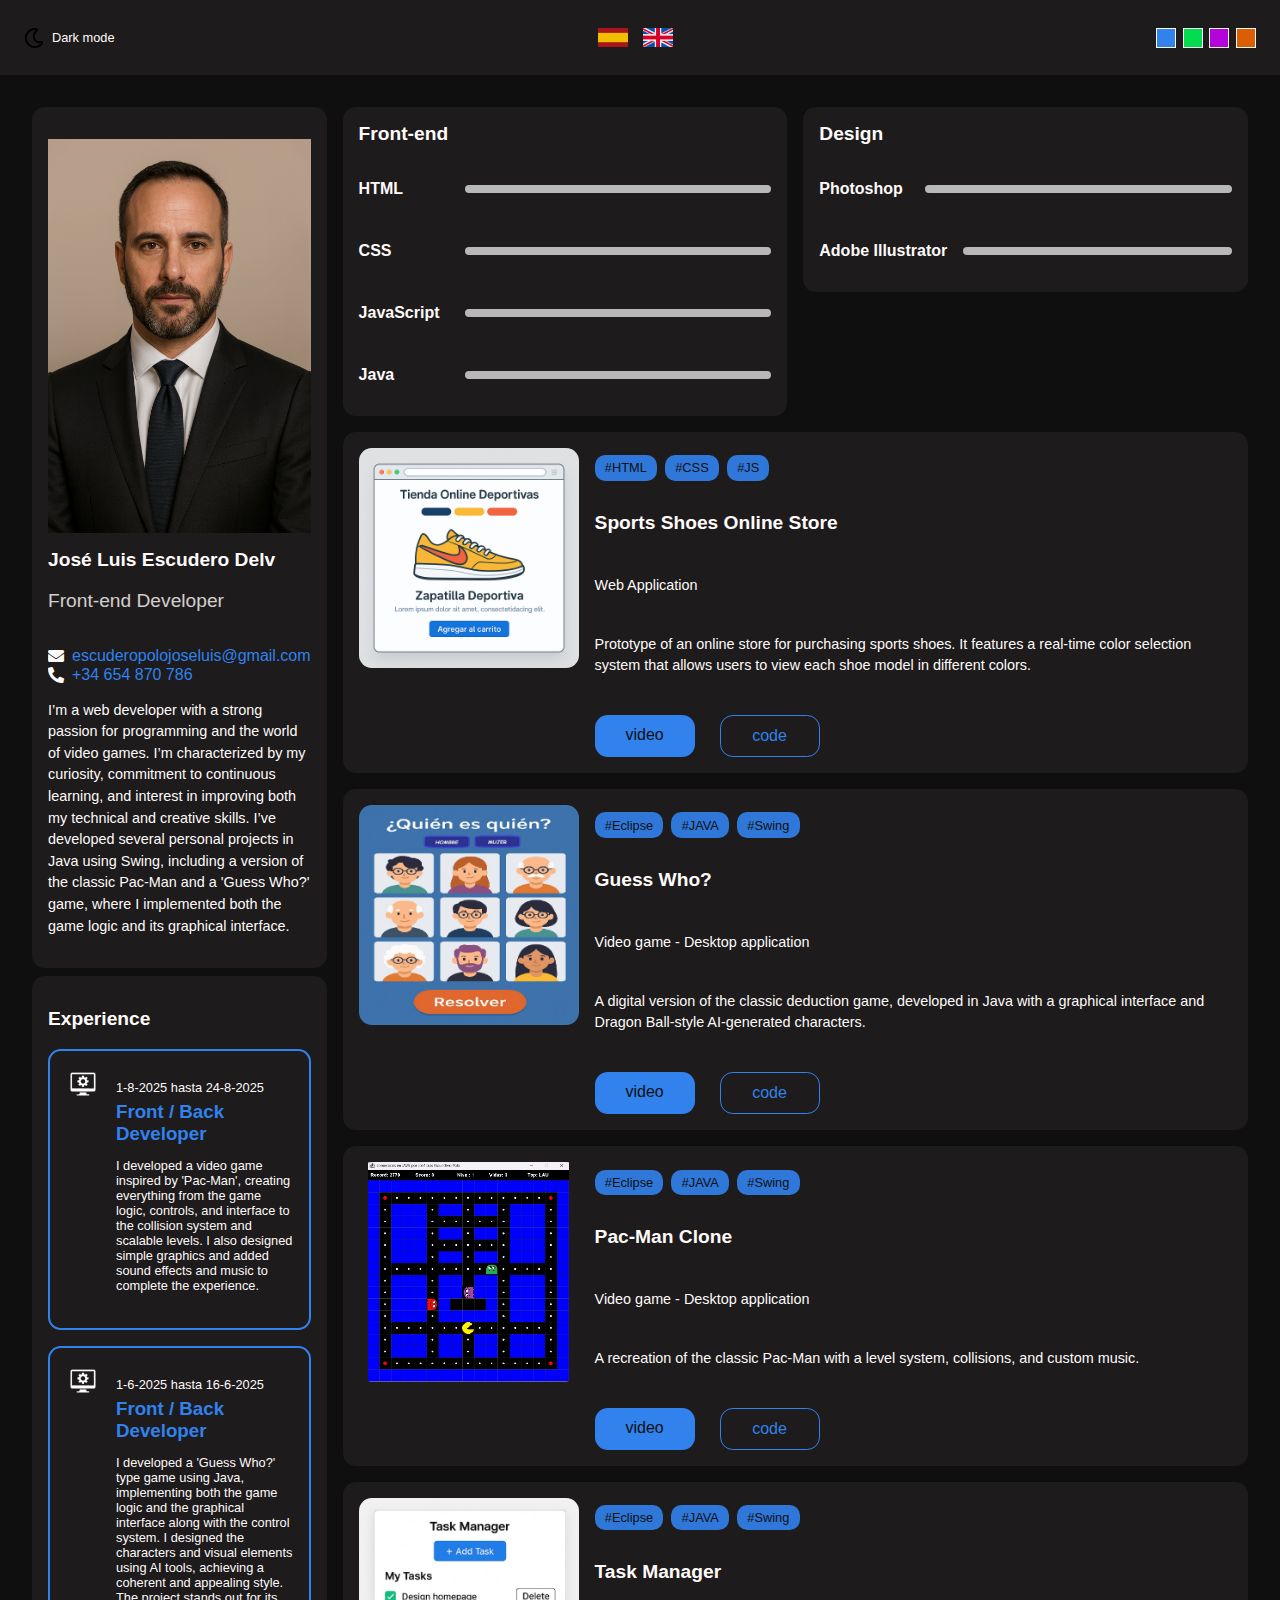
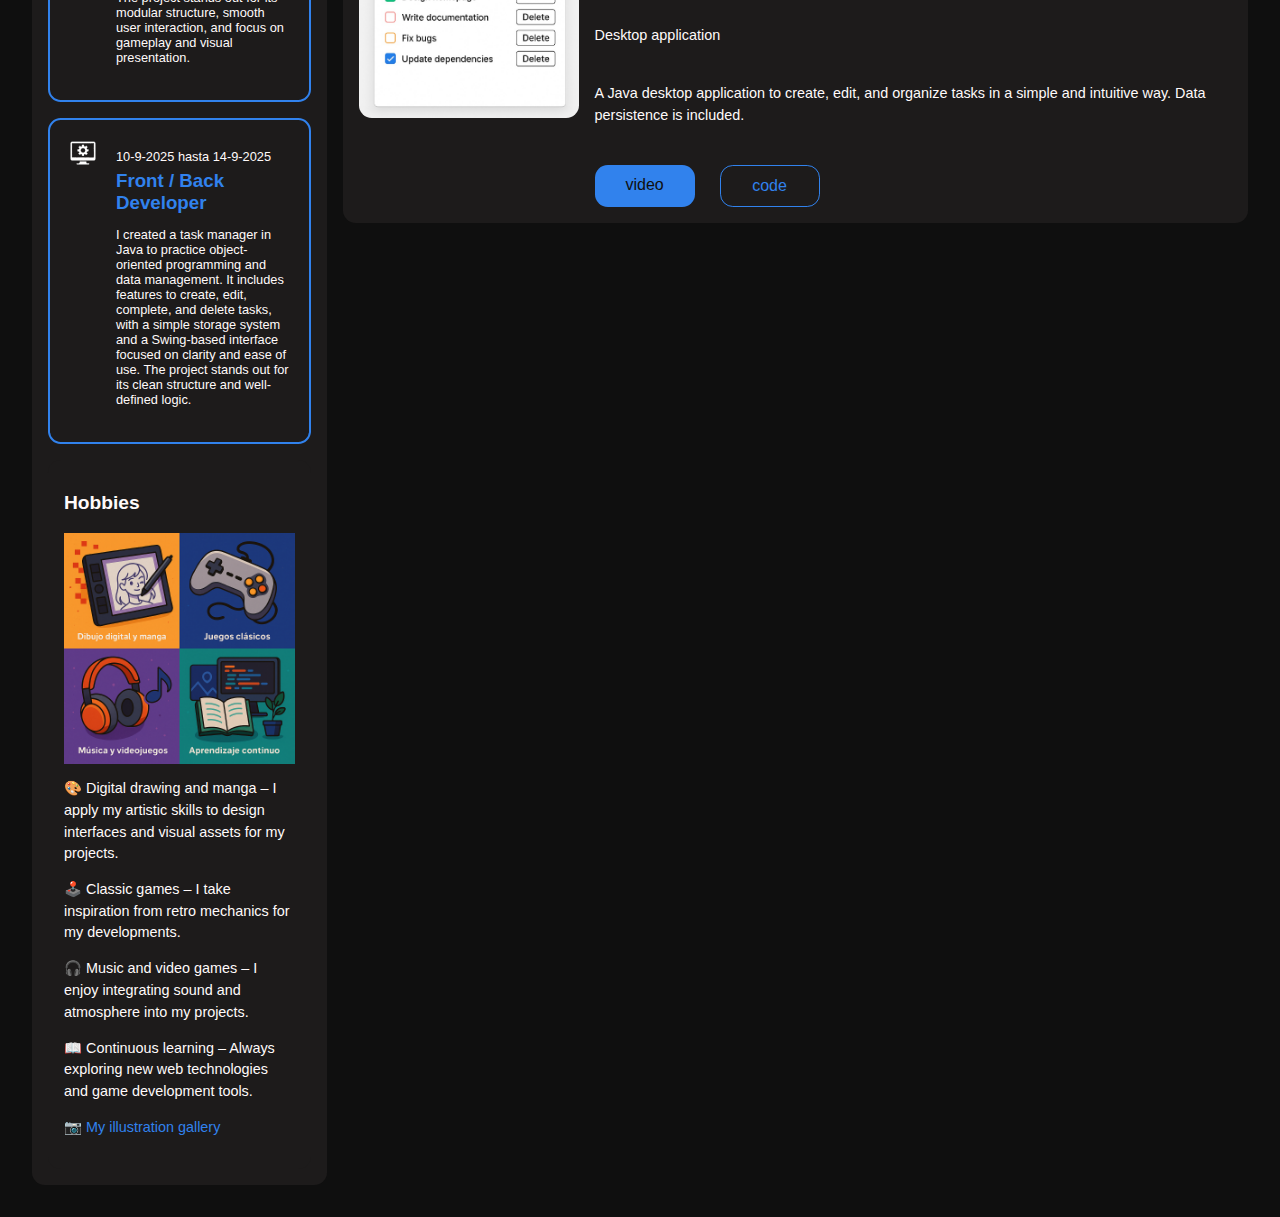
<file: index.html>
<!DOCTYPE html>
<html lang="en">

<head>
  <meta charset="UTF-8" />
  <meta http-equiv="X-UA-Compatible" content="IE=edge" />
  <meta name="viewport" content="width=device-width, initial-scale=1.0" />
  <!-- FontAwesome -->
  <link rel="stylesheet" href="https://cdnjs.cloudflare.com/ajax/libs/font-awesome/5.15.4/css/all.min.css" />
  <!-- Styles -->
  <link rel="stylesheet" href="css/styles.css" />
  <title data-i18n="site_title">Portfolio</title>
</head>

<body class="dark">
  <header class="header">
    <div class="switches">
      <div id="toggle-theme" class="toggle-theme">
        <img id="toggle-icon" src="assets/icons/moon.svg" alt="icon theme" class="toggle-theme__icon" />
        <p id="toggle-text" class="toggle-theme__text" data-i18n="toggle_dark">Dark mode</p>
      </div>
    </div>

    <!-- Seccion para marcar los idiomas -->
    <div id="flags" class="flags">
      <div class="flags__item" data-language="es" title="Español">
        <img class="flags__img" src="assets/icons/banderaEsp.png" alt="Icono de España" />
      </div>
      <div class="flags__item" data-language="en" title="English">
        <img class="flags__img" src="assets/icons/banderaReU.png" alt="Icon of United Kingdom" />
      </div>
    </div>

    <!--
        Colores para la página
      -->
    <div id="toggle-colors" class="colors">
      <div data-color="hsl(214, 84%, 56%)" class="colors__item colors__item--blue"></div>
      <div data-color="hsl(141, 96%, 44%)" class="colors__item colors__item--green"></div>
      <div data-color="hsl(289, 96%, 44%)" class="colors__item colors__item--purple"></div>
      <div data-color="hsl(25, 96%, 44%)" class="colors__item colors__item--orange"></div>
    </div>
  </header>

  <main class="main">
    <!-- Sección de la columna izquiera -->
    <section class="columna columna--izquierda">

      <!-- Tarjeta de presentación, foto, nombre, tlf... -->
      <article class="card profile-card">
        <header class="card__header">
          <div class="card__image">
            <img src="assets/images/Perfil.png" alt="Foto de perfil de José Luis Escudero Delv" />
          </div>

          <div class="card__titles">
            <h2 class="card__title">José Luis Escudero Delv</h2>
            <p class="card__subtitle" data-i18n="profile_role">Front-end Developer</p>
          </div>
        </header>

        <div class="card__body">
          <div class="card__link">
            <i class="fas fa-envelope"></i>
            <a href="mailto:escuderopolojoseluis@gmail.com">escuderopolojoseluis@gmail.com</a>
          </div>

          <div class="card__link">
            <i class="fas fa-phone-alt"></i>
            <a href="tel:+34654870786">+34 654 870 786</a>
          </div>

          <p class="card__text" data-i18n="profile_bio">
            Soy un desarrollador web con una gran pasión por la programación y el mundo de los videojuegos...
          </p>
        </div>
      </article><!--end perfil-->

      <!--Sección de experiencia-->
      <article class="card card--experience">
        <h2 class="card__title" data-i18n="experience_title">Experiencia</h2>

        <!--Trabajo 1-->
        <div class="experience">
          <img src="assets/icons/LogoTrabajos.svg" alt="Logotipo trabajos"
          class="experience__image" />

          <div class="experience__info">
            <p class="experience__time">1-8-2025 hasta 24-8-2025</p>
            <h3 class="experience__job" data-i18n="exp1_job">Front / Back Developer</h3>
            <p class="experience__description" data-i18n="exp1_desc">
              Desarrollé un videojuego inspirado en "Pac-Man", creando desde la lógica del juego...
            </p>
          </div>
        </div>

        <!--Trabajo 2-->
        <div class="experience">
          <img src="assets/icons/LogoTrabajos.svg" alt="Logotipo trabajos"
          class="experience__image" />  

          <div class="experience__info">
            <p class="experience__time">1-6-2025 hasta 16-6-2025</p>
            <h3 class="experience__job" data-i18n="exp2_job">Front / Back Developer</h3>
            <p class="experience__description" data-i18n="exp2_desc">
              Desarrollé un juego tipo "¿Quién es quién?" utilizando Java, implementando tanto la lógica...
            </p>
          </div>
        </div>

        <!--Trabajo 3-->
        <div class="experience">
          <img src="assets/icons/LogoTrabajos.svg" alt="Logotipo trabajos" class="experience__image" />

          <div class="experience__info">
            <p class="experience__time">10-9-2025 hasta 14-9-2025</p>
            <h3 class="experience__job" data-i18n="exp3_job">Front / Back Developer</h3>
            <p class="experience__description" data-i18n="exp3_desc">
              Desarrollé un gestor de tareas en Java con el objetivo de practicar la programación...
            </p>
          </div>
        </div>

        <!--hobbies-->
        <article class="card card--hobbies">
          <h2 class="card__title" data-i18n="hobbies_title">Hobbies</h2>
          <div class="card__image--container">
            <img src="assets/images/hobbies.png" alt="Imagen ilustrativa de hobbies" />
          </div>

          <!-- Lista breve de hobbies (una línea por hobby) -->
          <p class="card__text" data-i18n="hobby_art">
            🎨 Dibujo digital y manga – Aplico mis habilidades artísticas...
          </p>
          <p class="card__text" data-i18n="hobby_games">
            🕹️ Juegos clásicos – Me inspiro en mecánicas retro para mis desarrollos.
          </p>
          <p class="card__text" data-i18n="hobby_music">
            🎧 Música y videojuegos – Me gusta integrar sonido y ambientación en mis proyectos.
          </p>
          <p class="card__text" data-i18n="hobby_learn">
            📖 Aprendizaje continuo – Siempre explorando nuevas tecnologías web y de videojuegos.
          </p>
          <p class="card__text">
            📷 <a href="https://instagram.com/TU_USUARIO" target="_blank" data-i18n="hobby_gallery">Mi galería de
              ilustraciones</a>
          </p>
        </article>
      </article><!--end experiencia + hobbies-->

    </section><!--end columna izquierda-->

    <section class="columna columna--derecha">

      <!-- Seccion de tecnologias Front-end -->
      <article class="card card--skills">
        <h2 class="card__title" data-i18n="skills_frontend_title">Front-end</h2>
        <div class="skills">

          <div class="skills__item">
            <p class="skills__tech" data-i18n="skill_html">HTML</p>
            <div class="skills__bar" style="--level: 80%;"></div>
          </div>

          <div class="skills__item">
            <p class="skills__tech" data-i18n="skill_css">CSS</p>
            <div class="skills__bar" style="--level: 50%;"></div>
          </div>

          <div class="skills__item">
            <p class="skills__tech" data-i18n="skill_js">JavaScript</p>
            <div class="skills__bar" style="--level: 60%;"></div>
          </div>

          <div class="skills__item">
            <p class="skills__tech" data-i18n="skill_java">Java</p>
            <div class="skills__bar" style="--level: 85%;"></div>
          </div>

        </div>
      </article>

      <!-- Seccion de tecnologias de diseño ------------->
      <article class="card card--skills">
        <h2 class="card__title" data-i18n="skills_design_title">Diseño</h2>
        <div class="skills">

          <div class="skills__item">
            <p class="skills__tech" data-i18n="skill_photoshop">Photoshop</p>
            <div class="skills__bar" style="--level: 80%;"></div>
          </div>

          <div class="skills__item">
            <p class="skills__tech" data-i18n="skill_illustrator">Adobe Illustrator</p>
            <div class="skills__bar" style="--level: 75%;"></div>
          </div>

        </div>
      </article>

      <!-- Sección de proyectos -->

      <!-- Proyecto 1 -->
      <article class="card card--project">
        <div class="card__image-container">
          <img src="assets/images/DeportivasTienda.png" alt="Captura del proyecto Tienda Online Deportivas" class="card__image" />
        </div>

        <div class="project">
          <div class="project__tags">
            <span class="project__tag">#HTML</span>
            <span class="project__tag">#CSS</span>
            <span class="project__tag">#JS</span>
          </div>

          <h2 class="card__title" data-i18n="proj1_title">Tienda Online deportivas</h2>
          <p class="card__text" data-i18n="proj1_type">Aplicación Web</p>
          <p class="card__text" data-i18n="proj1_desc">“Prototipo de tienda online para comprar deportivas, incluye sistema para ver deportivas de colores en tiempo real.”</p>

          <div class="buttons">
            <a href="https://youtu.be/ngN0w14W3NM" class="button button--primary" data-i18n="btn_demo" target="_blank">video</a>
          
            <a href="https://github.com/megalol-dev/tienda-deportivas-web" class="button button--ghost" data-i18n="btn_code"
              target="_blank">code</a>
          </div>
          
          

      </article>

      <!-- Proyecto 2 -->
      <article class="card card--project">
        <div class="card__image-container">
          <img src="assets/images/QuienEsQuien.png" alt="Imagen del proyecto ¿Quién es quién?" class="card__image" />
        </div>

        <div class="project">
          <div class="project__tags">
            <span class="project__tag">#Eclipse</span>
            <span class="project__tag">#JAVA</span>
            <span class="project__tag">#Swing</span>
          </div>

          <h2 class="card__title" data-i18n="proj2_title">¿Quién es quién?</h2>
          <p class="card__text" data-i18n="proj2_type">Video juego - Aplicación de escritorio</p>
          <p class="card__text" data-i18n="proj2_desc">“Versión digital del clásico juego de deducción...”</p>

          <div class="buttons">
            <a href="https://youtu.be/YJ6Bn3XuExE " class="button button--primary" data-i18n="btn_demo" target="_blank">video</a>

            <a href= "https://github.com/megalol-dev/quien-es-quien-java" 
              class="button button--ghost" 
              data-i18n="btn_code"
              target="_blank">code</a>
          </div>
      </article>

      <!-- Proyecto 3 -->
      <article class="card card--project">
        <div class="card__image-container">
          <img src="assets/images/Comecocos.jpg" alt="Imagen del proyecto Comecocos" class="card__image" />
        </div>

        <div class="project">
          <div class="project__tags">
            <span class="project__tag">#Eclipse</span>
            <span class="project__tag">#JAVA</span>
            <span class="project__tag">#Swing</span>
          </div>

          <h2 class="card__title" data-i18n="proj3_title">Comecocos</h2>
          <p class="card__text" data-i18n="proj3_type">Video juego - Aplicación de escritorio</p>
          <p class="card__text" data-i18n="proj3_desc">“Recreación del clásico Pac-Man...”</p>

          <div class="buttons">
            <a href="https://youtu.be/3_o1sipq6Po" class="button button--primary" data-i18n="btn_demo" target="_blank">video</a>

            <a href="https://github.com/megalol-dev/comecocos-java" 
              class="button button--ghost" 
              data-i18n="btn_code"
              target="_blank">code</a>
          </div>
      </article>

      <!-- Proyecto 4 -->
      <article class="card card--project">
        <div class="card__image-container">
          <img src="assets/images/GestorTareas.png" alt="Imagen del proyecto Gestor de tareas" class="card__image" />
        </div>

        <div class="project">
          <div class="project__tags">
            <span class="project__tag">#Eclipse</span>
            <span class="project__tag">#JAVA</span>
            <span class="project__tag">#Swing</span>
          </div>

          <h2 class="card__title" data-i18n="proj4_title">Gestor de tareas</h2>
          <p class="card__text" data-i18n="proj4_type">Aplicación de escritorio</p>
          <p class="card__text" data-i18n="proj4_desc">“Aplicación de escritorio en Java para crear, editar y organizar
            tareas...”</p>

          <div class="buttons">
            <a href="https://youtu.be/nU82f2x1c5M" class="button button--primary" data-i18n="btn_demo" target="_blank">video</a>

            <a href="https://github.com/megalol-dev/gestor-tareas-java" 
              class="button button--ghost" 
              data-i18n="btn_code"
              target="_blank">code</a>
          </div>
      </article>

    </section>
  </main>

  <script src="js/scripts.js"></script>
</body>

</html>
</file>
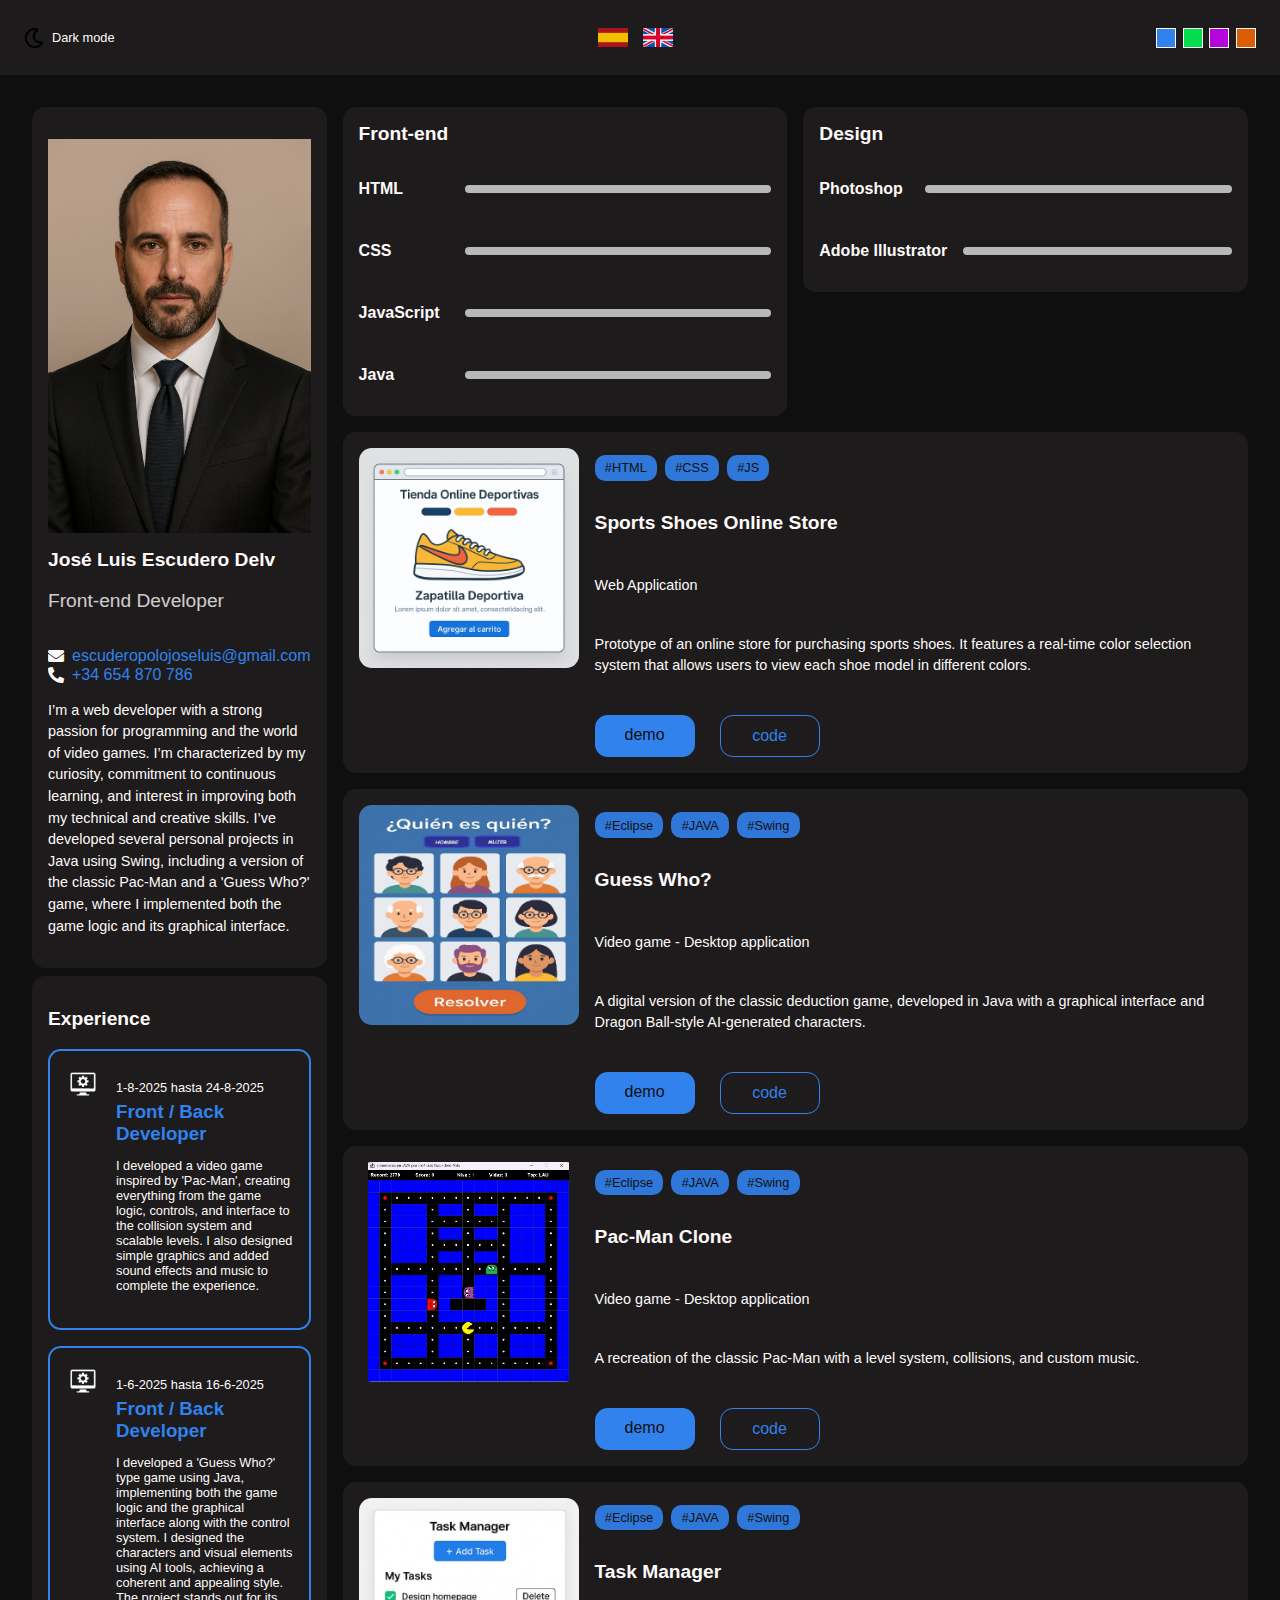
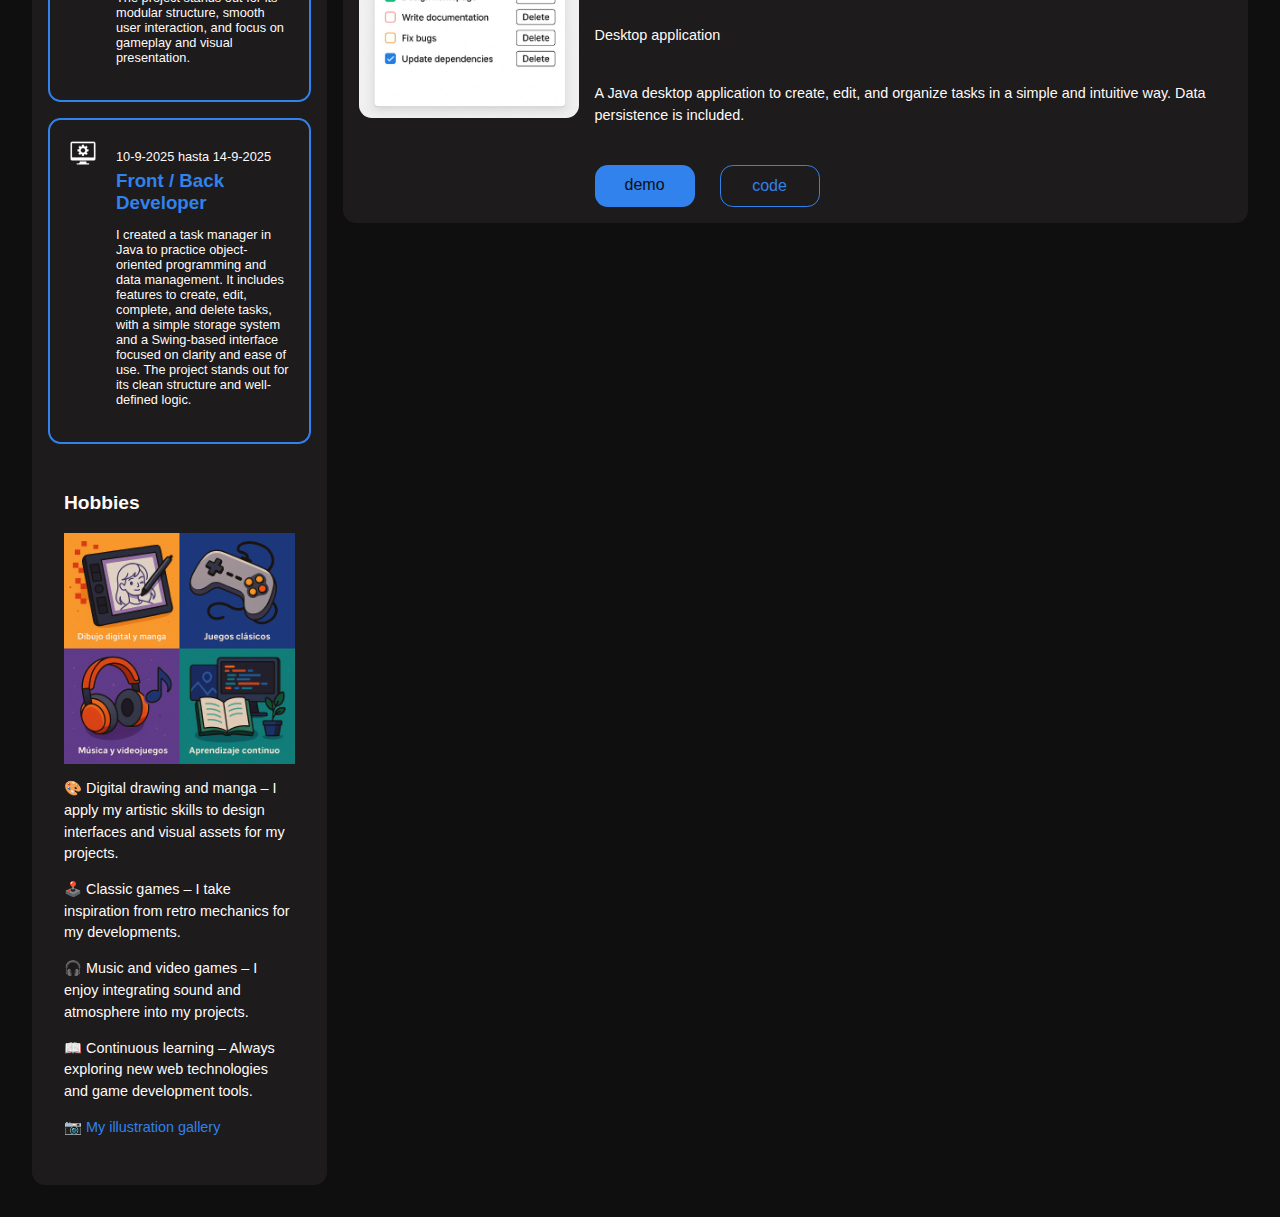
<file: portfolio-youtube-inicial-main/index.html>
<!DOCTYPE html>
<html lang="en">

<head>
  <meta charset="UTF-8" />
  <meta http-equiv="X-UA-Compatible" content="IE=edge" />
  <meta name="viewport" content="width=device-width, initial-scale=1.0" />
  <!-- FontAwesome -->
  <link rel="stylesheet" href="https://cdnjs.cloudflare.com/ajax/libs/font-awesome/5.15.4/css/all.min.css" />
  <!-- Styles -->
  <link rel="stylesheet" href="css/styles.css" />
  <title data-i18n="site_title">Portfolio</title>
</head>

<body class="dark">
  <header class="header">
    <div class="switches">
      <div id="toggle-theme" class="toggle-theme">
        <img id="toggle-icon" src="assets/icons/moon.svg" alt="icon theme" class="toggle-theme__icon" />
        <p id="toggle-text" class="toggle-theme__text" data-i18n="toggle_dark">Dark mode</p>
      </div>
    </div>

    <!-- Seccion para marcar los idiomas -->
    <div id="flags" class="flags">
      <div class="flags__item" data-language="es" title="Español">
        <img class="flags__img" src="assets/icons/banderaEsp.png" alt="Icono de España" />
      </div>
      <div class="flags__item" data-language="en" title="English">
        <img class="flags__img" src="assets/icons/banderaReU.png" alt="Icon of United Kingdom" />
      </div>
    </div>

    <!--
        Colores para la página
      -->
    <div id="toggle-colors" class="colors">
      <div data-color="hsl(214, 84%, 56%)" class="colors__item colors__item--blue"></div>
      <div data-color="hsl(141, 96%, 44%)" class="colors__item colors__item--green"></div>
      <div data-color="hsl(289, 96%, 44%)" class="colors__item colors__item--purple"></div>
      <div data-color="hsl(25, 96%, 44%)" class="colors__item colors__item--orange"></div>
    </div>
  </header>

  <main class="main">
    <!-- Sección de la columna izquiera -->
    <section class="columna columna--izquierda">

      <!-- Tarjeta de presentación, foto, nombre, tlf... -->
      <article class="card profile-card">
        <header class="card__header">
          <div class="card__image">
            <img src="assets/images/Perfil.png" alt="Foto de perfil de José Luis Escudero Delv" />
          </div>

          <div class="card__titles">
            <h2 class="card__title">José Luis Escudero Delv</h2>
            <p class="card__subtitle" data-i18n="profile_role">Front-end Developer</p>
          </div>
        </header>

        <div class="card__body">
          <div class="card__link">
            <i class="fas fa-envelope"></i>
            <a href="mailto:escuderopolojoseluis@gmail.com">escuderopolojoseluis@gmail.com</a>
          </div>

          <div class="card__link">
            <i class="fas fa-phone-alt"></i>
            <a href="tel:+34654870786">+34 654 870 786</a>
          </div>

          <p class="card__text" data-i18n="profile_bio">
            Soy un desarrollador web con una gran pasión por la programación y el mundo de los videojuegos...
          </p>
        </div>
      </article><!--end perfil-->

      <!--Sección de experiencia-->
      <article class="card card--experience">
        <h2 class="card__title" data-i18n="experience_title">Experiencia</h2>

        <!--Trabajo 1-->
        <div class="experience">
          <img src="assets/icons/LogoTrabajos.svg" alt="Logotipo trabajos"
          class="experience__image" />

          <div class="experience__info">
            <p class="experience__time">1-8-2025 hasta 24-8-2025</p>
            <h3 class="experience__job" data-i18n="exp1_job">Front / Back Developer</h3>
            <p class="experience__description" data-i18n="exp1_desc">
              Desarrollé un videojuego inspirado en "Pac-Man", creando desde la lógica del juego...
            </p>
          </div>
        </div>

        <!--Trabajo 2-->
        <div class="experience">
          <img src="assets/icons/LogoTrabajos.svg" alt="Logotipo trabajos"
          class="experience__image" />  

          <div class="experience__info">
            <p class="experience__time">1-6-2025 hasta 16-6-2025</p>
            <h3 class="experience__job" data-i18n="exp2_job">Front / Back Developer</h3>
            <p class="experience__description" data-i18n="exp2_desc">
              Desarrollé un juego tipo "¿Quién es quién?" utilizando Java, implementando tanto la lógica...
            </p>
          </div>
        </div>

        <!--Trabajo 3-->
        <div class="experience">
          <img src="assets/icons/LogoTrabajos.svg" alt="Logotipo trabajos" class="experience__image" />

          <div class="experience__info">
            <p class="experience__time">10-9-2025 hasta 14-9-2025</p>
            <h3 class="experience__job" data-i18n="exp3_job">Front / Back Developer</h3>
            <p class="experience__description" data-i18n="exp3_desc">
              Desarrollé un gestor de tareas en Java con el objetivo de practicar la programación...
            </p>
          </div>
        </div>

        <!--hobbies-->
        <article class="card card--hobbies">
          <h2 class="card__title" data-i18n="hobbies_title">Hobbies</h2>
          <div class="card__image--container">
            <img src="assets/images/hobbies.png" alt="Imagen ilustrativa de hobbies" />
          </div>

          <!-- Lista breve de hobbies (una línea por hobby) -->
          <p class="card__text" data-i18n="hobby_art">
            🎨 Dibujo digital y manga – Aplico mis habilidades artísticas...
          </p>
          <p class="card__text" data-i18n="hobby_games">
            🕹️ Juegos clásicos – Me inspiro en mecánicas retro para mis desarrollos.
          </p>
          <p class="card__text" data-i18n="hobby_music">
            🎧 Música y videojuegos – Me gusta integrar sonido y ambientación en mis proyectos.
          </p>
          <p class="card__text" data-i18n="hobby_learn">
            📖 Aprendizaje continuo – Siempre explorando nuevas tecnologías web y de videojuegos.
          </p>
          <p class="card__text">
            📷 <a href="https://instagram.com/TU_USUARIO" target="_blank" data-i18n="hobby_gallery">Mi galería de
              ilustraciones</a>
          </p>
        </article>
      </article><!--end experiencia + hobbies-->

    </section><!--end columna izquierda-->

    <section class="columna columna--derecha">

      <!-- Seccion de tecnologias Front-end -->
      <article class="card card--skills">
        <h2 class="card__title" data-i18n="skills_frontend_title">Front-end</h2>
        <div class="skills">

          <div class="skills__item">
            <p class="skills__tech" data-i18n="skill_html">HTML</p>
            <div class="skills__bar" style="--level: 80%;"></div>
          </div>

          <div class="skills__item">
            <p class="skills__tech" data-i18n="skill_css">CSS</p>
            <div class="skills__bar" style="--level: 50%;"></div>
          </div>

          <div class="skills__item">
            <p class="skills__tech" data-i18n="skill_js">JavaScript</p>
            <div class="skills__bar" style="--level: 60%;"></div>
          </div>

          <div class="skills__item">
            <p class="skills__tech" data-i18n="skill_java">Java</p>
            <div class="skills__bar" style="--level: 85%;"></div>
          </div>

        </div>
      </article>

      <!-- Seccion de tecnologias de diseño ------------->
      <article class="card card--skills">
        <h2 class="card__title" data-i18n="skills_design_title">Diseño</h2>
        <div class="skills">

          <div class="skills__item">
            <p class="skills__tech" data-i18n="skill_photoshop">Photoshop</p>
            <div class="skills__bar" style="--level: 80%;"></div>
          </div>

          <div class="skills__item">
            <p class="skills__tech" data-i18n="skill_illustrator">Adobe Illustrator</p>
            <div class="skills__bar" style="--level: 75%;"></div>
          </div>

        </div>
      </article>

      <!-- Sección de proyectos -->

      <!-- Proyecto 1 -->
      <article class="card card--project">
        <div class="card__image-container">
          <img src="assets/images/DeportivasTienda.png" alt="Captura del proyecto Tienda Online Deportivas" class="card__image" />
        </div>

        <div class="project">
          <div class="project__tags">
            <span class="project__tag">#HTML</span>
            <span class="project__tag">#CSS</span>
            <span class="project__tag">#JS</span>
          </div>

          <h2 class="card__title" data-i18n="proj1_title">Tienda Online deportivas</h2>
          <p class="card__text" data-i18n="proj1_type">Aplicación Web</p>
          <p class="card__text" data-i18n="proj1_desc">“Prototipo de tienda online para comprar deportivas, incluye sistema para ver deportivas de colores en tiempo real”</p>

          <div class="buttons">
            <a href="#" class="button button--primary" data-i18n="btn_demo">demo</a>
            <a href="#" class="button button--ghost" data-i18n="btn_code">code</a>
          </div>
        </div>
      </article>

      <!-- Proyecto 2 -->
      <article class="card card--project">
        <div class="card__image-container">
          <img src="assets/images/QuienEsQuien.png" alt="Imagen del proyecto ¿Quién es quién?" class="card__image" />
        </div>

        <div class="project">
          <div class="project__tags">
            <span class="project__tag">#Eclipse</span>
            <span class="project__tag">#JAVA</span>
            <span class="project__tag">#Swing</span>
          </div>

          <h2 class="card__title" data-i18n="proj2_title">¿Quién es quién?</h2>
          <p class="card__text" data-i18n="proj2_type">Video juego - Aplicación de escritorio</p>
          <p class="card__text" data-i18n="proj2_desc">“Versión digital del clásico juego de deducción...”</p>

          <div class="buttons">
            <a href="#" class="button button--primary" data-i18n="btn_demo">demo</a>
            <a href="#" class="button button--ghost" data-i18n="btn_code">code</a>
          </div>
        </div>
      </article>

      <!-- Proyecto 3 -->
      <article class="card card--project">
        <div class="card__image-container">
          <img src="assets/images/Comecocos.jpg" alt="Imagen del proyecto Comecocos" class="card__image" />
        </div>

        <div class="project">
          <div class="project__tags">
            <span class="project__tag">#Eclipse</span>
            <span class="project__tag">#JAVA</span>
            <span class="project__tag">#Swing</span>
          </div>

          <h2 class="card__title" data-i18n="proj3_title">Comecocos</h2>
          <p class="card__text" data-i18n="proj3_type">Video juego - Aplicación de escritorio</p>
          <p class="card__text" data-i18n="proj3_desc">“Recreación del clásico Pac-Man...”</p>

          <div class="buttons">
            <a href="#" class="button button--primary" data-i18n="btn_demo">demo</a>
            <a href="#" class="button button--ghost" data-i18n="btn_code">code</a>
          </div>
        </div>
      </article>

      <!-- Proyecto 4 -->
      <article class="card card--project">
        <div class="card__image-container">
          <img src="assets/images/GestorTareas.png" alt="Imagen del proyecto Gestor de tareas" class="card__image" />
        </div>

        <div class="project">
          <div class="project__tags">
            <span class="project__tag">#Eclipse</span>
            <span class="project__tag">#JAVA</span>
            <span class="project__tag">#Swing</span>
          </div>

          <h2 class="card__title" data-i18n="proj4_title">Gestor de tareas</h2>
          <p class="card__text" data-i18n="proj4_type">Aplicación de escritorio</p>
          <p class="card__text" data-i18n="proj4_desc">“Aplicación de escritorio en Java para crear, editar y organizar
            tareas...”</p>

          <div class="buttons">
            <a href="#" class="button button--primary" data-i18n="btn_demo">demo</a>
            <a href="#" class="button button--ghost" data-i18n="btn_code">code</a>
          </div>
        </div>
      </article>

    </section>
  </main>

  <script src="js/scripts.js"></script>
</body>

</html>
</file>
<file: css/styles.css>
/*Variables generales - son las usadas en el modo día*/
:root{
    --primary-color: hsl(214, 84%, 56%);
    --text-color:hsl(0, 0%, 5%);
    --bg-color:hsl(0, 0%, 40%);
    --bg-card-color: hsl(0, 0%, 90%);

    --border-radius: 0.8em;

    --transition: color .3s ease, background-color .3s ease;
}

/* Todo tenga un borde*/
*{
    box-sizing: border-box;
}

a {
    color: var(--primary-color);
    text-decoration: none;
}

img {
    max-width: 100%;
    display: block;

}

/* Todo el cuerpo de la web*/
body{
    margin: 0;
    background-color: var(--bg-color);
    color: var(--text-color);
    transition: var(--transition);
    font-family: sans-serif;
}

/*Modo nocturno ON: cambiamos el color del fondo y las letras*/
body.dark{
    --text-color: hsl(0, 100%, 99%);
    --bg-color: hsl(0, 0%, 6%);
    --bg-card-color: hsl(0, 2%, 11%);
}

/* Para la cabeza de la pagina web */
.header{
    display: flex;
    align-items: center;
    justify-content: space-between;
    height: 75px;
    padding: 0 1.5em;
    background-color: var(--bg-card-color);
    transition: var(--transition);
}

/* Interruptores */
.switches{
    display: flex;
    align-items: center;
    justify-content: space-between;

}


.toggle-theme{
    display: flex;
    align-items: center;
    justify-content: center;
    cursor: pointer;
}

.flags{
    width: 75px;
    display: flex;
    align-items: center;
    justify-content: space-between;
}

.flags__item{
    width: 30px;

}

.flags__img {
    display: block;
    cursor: pointer;
}



.toggle-theme__icon{
    margin-right: 0.5em;
    width: 20px;
}

.toggle-theme__text{
    font-size: 0.8rem;
}

.colors {
    display: flex;
    justify-content: space-between;
    align-items: center;
    height: 20px;
    width: 100px;
}

.colors__item {
    width: 20px;
    height: 20px;
    border: 1px solid var(--text-color);
    cursor: pointer;
    background-color: var(--primary-color);
 
}

.colors__item--blue {
   --primary-color: hsl(214, 84%, 56%);
}

.colors__item--green {
    --primary-color: hsl(141, 96%, 44%);
}

.colors__item--purple {
    --primary-color: hsl(289, 96%, 44%);
}

.colors__item--orange {
    --primary-color: hsl(25, 96%, 44%);
}

.title {
    text-align: center;
    color: var(--primary-color);
    transition: var(--transicion);
}

/* Para que en movil se vea en una columna*/
.main {
    display: grid;
    grid-template-columns: 1fr;
    /* móvil: una columna */
    gap: 1rem;
    /* opcional, separación */
    padding: 2em;
}


/*media query del main*/
@media (min-width: 720px) {
    .main {
        /*grid-template-columns: 320px 1fr;*/
        grid-template-columns: min-content 1fr;
        /* izquierda fija, derecha flexible */
        align-items: start;
    }
}

.columna {
    display: grid;
    gap: 0.5em;
}


/* La columna de la derecha contendrá 1 o 2 tarjetas en grid */
.columna--derecha {
    display: grid;
    gap: 1rem;
}

/* 2 columnas en pantallas anchas */
@media (min-width: 720px) {
    .columna--derecha {
        grid-template-columns: 1fr 1fr;
        align-items: start;
    }
}


/*Fondo de la columna izquierda donde se ven mis datos*/
.card {
    padding: 1em;
    background-color: var(--bg-card-color);
    border-radius: var(--border-radius);
}



.card__image {
    width: 100%;
    height: 100%;
    object-fit: contain;
    /* antes era cover */
    object-position: center;
    background-color: var(--bg-card-color);
    /* relleno detrás si sobran bordes */
}

.card__image img {
    width: 100%;
    height: auto;
    /* o fija una altura y usa object-fit */
    display: block;
    object-fit: cover;
    /* útil si fijas altura */
}

.card__image-container {
    width: 100%;
    /* ocupa todo el ancho disponible */
    aspect-ratio: 1 / 1;
    /* 🔥 crea un cuadrado perfecto */
    overflow: hidden;
    /* recorta el exceso */
    border-radius: var(--border-radius);
    display: flex;
    align-items: center;
    justify-content: center;
    background-color: var(--bg-card-color);
    /* por si la imagen tarda en cargar */
}

.card__header {
    padding: 1em 0;

}

.card__title {
    margin: 0.5;
    margin-bottom: 1em;
    font-size: 1.2rem;
}

.card__subtitle {
    font-size: 1.2rem;
    opacity: 0.8;
}


.card__link {
    display: inline-flex;
    /* usa inline-flex en lugar de flex */
    align-items: center;
    gap: 0.5em;
    white-space: nowrap;
    /* evita que el email se corte */
    overflow: hidden;
    /* opcional si el contenedor es estrecho */
    text-overflow: ellipsis;
    /* opcional, añade "..." si se corta */
}


.card__link a {
    font-size: clamp(0.8rem, 2vw, 1rem);
}


.card__text {
    font-size: .9rem;
    line-height: 1.5;
}

/* (Opcional) Ajustes visuales coherentes entre cards de skills */
.card--skills .card__title {
    margin-top: 0;
}


/* Card proyecto a ancho completo de la grid de la derecha */
.card--project {
    /* Por defecto (móvil) apilado */
    display: grid;
    gap: 1rem;
}

/* Contenido del proyecto */
.project {
    position: relative;
    display: grid;
    gap: .5rem;
}

.project__tags {
    display: flex;
    flex-wrap: wrap;
    gap: .5rem;
    margin: .5em 0;
    font-size: .8rem;
    width: 100%;
    
}

@media (min-width: 760px) {
    .project__tags {
        font-size: 0.9rem;
        
    }
}

.project__tag {
    padding: .4em .8em;
    border-radius: var(--border-radius);
    background-color: var(--primary-color);
    color: var(--bg-color);
    font-size: .8rem;
    opacity: .9;
}




/* A partir de 720px, si tu .columna--derecha ya es 2 columnas */
@media (min-width: 720px) {
    .card--project {
        grid-column: 1 / -1;
        /*ocupa las 2 columnas de .columna--derecha */
        grid-template-columns: minmax(180px, 220px) 1fr;
        /* imagen | contenido */
        align-items: start;
    }
}


.skills {
    display: flex;
    flex-direction: column;
    gap: 0.75rem;
}


.skills__item {
    display: flex;
    align-items: center;
    /* centra verticalmente nombre y barra */
    justify-content: space-between;
    gap: 1rem;
    /* espacio entre texto y barra */
}


/* Nombre de la tecnología */
.skills__tech {
    font-weight: 600;
    color: var(--text-color);
    min-width: 90px;
    /* ancho mínimo para alinear bien */
}

/* Barra de progreso */
.skills__bar {
    flex: 1;
    /* ocupa todo el espacio restante */
    position: relative;
    height: 8px;
    background-color: #b8b8b8;
    border-radius: var(--border-radius);
    overflow: hidden;
}


/* Parte que se rellena */
.skills__bar::after {
    content: "";
    position: absolute;
    left: 0;
    top: 0;
    height: 100%;
    width: 0;
    background-color: var(--primary-color);
    border-radius: inherit;
    animation: fill-bar 5s ease forwards;
    /* animación al cargar */
}

.icon {
    margin-right: 1em;
}

.experience {
    display: flex;
    align-items: start;
    margin-bottom: 1em;
    padding: 1em;
    border: 2px solid var(--primary-color);
    border-radius: var(--border-radius);
    transition: var(--transition);
}

.experience__image { 
    max-width: 15%;   
    margin-right: 1em;
}

.experience__time {
    font-size: 0.8rem;
    margin-bottom: 0.5em;
}

.experience__job {
    margin:0;
    margin-bottom: 0.5em;
    color: var(--primary-color);
    transition: var(--transition);

}

.experience__description {
    font-size: .8rem;
    margin-bottom: 1.5em;


}

/* Botones alineados y con separación */
.buttons {
    display: flex;
    justify-content: space-between;
    width: 225px;
    gap: .5rem;
    margin-top: .5rem;
}

.button {
    width: 100px;
    line-height: 2.5;
    text-align: center;
    border-radius: var(--border-radius);
    transition: var(--transition);
    
}

@media screen and (min-width: 760px) {
    .buttons {
        position: static;
        margin-top: 1rem;
    }
}

.button--primary {
    background-color: var(--primary-color);
    color: var(--bg-color);

}


.button--ghost {
    background-color: transparent;
    border: 1px solid var(--primary-color);
    color: var(--primary-color);
}

@keyframes fill-bar {
    from {
        width: 0;
    }

    to {
        width: var(--level, 0%);
    }
}



/* Ajustes de color en modo día */
body:not(.dark) .project__tag,
body:not(.dark) .button--primary {
    background-color: #000;
    /* negro puro */
    color: #fff;
    /* texto blanco */
    border-color: #000;
    /* borde coherente */
}

/* Si quieres que las tags sigan usando el color primario pero más oscuro, usa esta variante: */
body:not(.dark) .project__tag {
    background-color: var(--primary-color);
    color: #fff;
}

/* Botón "Demo" en modo día */
body:not(.dark) .button--primary {
    background-color: var(--primary-color);
    /* mantiene el color del tema */
    color: #ffffff;
    /* texto negro */
    border-color: var(--primary-color);
    /* borde del mismo color */
}
</file>
<file: portfolio-youtube-inicial-main/css/styles.css>
/*Variables generales - son las usadas en el modo día*/
:root{
    --primary-color: hsl(214, 84%, 56%);
    --text-color:hsl(0, 0%, 5%);
    --bg-color:hsl(0, 0%, 40%);
    --bg-card-color: hsl(0, 0%, 90%);

    --border-radius: 0.8em;

    --transition: color .3s ease, background-color .3s ease;
}

/* Todo tenga un borde*/
*{
    box-sizing: border-box;
}

a {
    color: var(--primary-color);
    text-decoration: none;
}

img {
    max-width: 100%;
    display: block;

}

/* Todo el cuerpo de la web*/
body{
    margin: 0;
    background-color: var(--bg-color);
    color: var(--text-color);
    transition: var(--transition);
    font-family: sans-serif;
}

/*Modo nocturno ON: cambiamos el color del fondo y las letras*/
body.dark{
    --text-color: hsl(0, 100%, 99%);
    --bg-color: hsl(0, 0%, 6%);
    --bg-card-color: hsl(0, 2%, 11%);
}

/* Para la cabeza de la pagina web */
.header{
    display: flex;
    align-items: center;
    justify-content: space-between;
    height: 75px;
    padding: 0 1.5em;
    background-color: var(--bg-card-color);
    transition: var(--transition);
}

/* Interruptores */
.switches{
    display: flex;
    align-items: center;
    justify-content: space-between;

}


.toggle-theme{
    display: flex;
    align-items: center;
    justify-content: center;
    cursor: pointer;
}

.flags{
    width: 75px;
    display: flex;
    align-items: center;
    justify-content: space-between;
}

.flags__item{
    width: 30px;

}

.flags__img {
    display: block;
    cursor: pointer;
}



.toggle-theme__icon{
    margin-right: 0.5em;
    width: 20px;
}

.toggle-theme__text{
    font-size: 0.8rem;
}

.colors {
    display: flex;
    justify-content: space-between;
    align-items: center;
    height: 20px;
    width: 100px;
}

.colors__item {
    width: 20px;
    height: 20px;
    border: 1px solid var(--text-color);
    cursor: pointer;
    background-color: var(--primary-color);
 
}

.colors__item--blue {
   --primary-color: hsl(214, 84%, 56%);
}

.colors__item--green {
    --primary-color: hsl(141, 96%, 44%);
}

.colors__item--purple {
    --primary-color: hsl(289, 96%, 44%);
}

.colors__item--orange {
    --primary-color: hsl(25, 96%, 44%);
}

.title {
    text-align: center;
    color: var(--primary-color);
    transition: var(--transicion);
}

/* Para que en movil se vea en una columna*/
.main {
    display: grid;
    grid-template-columns: 1fr;
    /* móvil: una columna */
    gap: 1rem;
    /* opcional, separación */
    padding: 2em;
}


/*media query del main*/
@media (min-width: 720px) {
    .main {
        /*grid-template-columns: 320px 1fr;*/
        grid-template-columns: min-content 1fr;
        /* izquierda fija, derecha flexible */
        align-items: start;
    }
}

.columna {
    display: grid;
    gap: 0.5em;
}


/* La columna de la derecha contendrá 1 o 2 tarjetas en grid */
.columna--derecha {
    display: grid;
    gap: 1rem;
}

/* 2 columnas en pantallas anchas */
@media (min-width: 720px) {
    .columna--derecha {
        grid-template-columns: 1fr 1fr;
        align-items: start;
    }
}


/*Fondo de la columna izquierda donde se ven mis datos*/
.card {
    padding: 1em;
    background-color: var(--bg-card-color);
    border-radius: var(--border-radius);
}



.card__image {
    width: 100%;
    height: 100%;
    object-fit: contain;
    /* antes era cover */
    object-position: center;
    background-color: var(--bg-card-color);
    /* relleno detrás si sobran bordes */
}

.card__image img {
    width: 100%;
    height: auto;
    /* o fija una altura y usa object-fit */
    display: block;
    object-fit: cover;
    /* útil si fijas altura */
}

.card__image-container {
    width: 100%;
    /* ocupa todo el ancho disponible */
    aspect-ratio: 1 / 1;
    /* 🔥 crea un cuadrado perfecto */
    overflow: hidden;
    /* recorta el exceso */
    border-radius: var(--border-radius);
    display: flex;
    align-items: center;
    justify-content: center;
    background-color: var(--bg-card-color);
    /* por si la imagen tarda en cargar */
}

.card__header {
    padding: 1em 0;

}

.card__title {
    margin: 0.5;
    margin-bottom: 1em;
    font-size: 1.2rem;
}

.card__subtitle {
    font-size: 1.2rem;
    opacity: 0.8;
}


.card__link {
    display: inline-flex;
    /* usa inline-flex en lugar de flex */
    align-items: center;
    gap: 0.5em;
    white-space: nowrap;
    /* evita que el email se corte */
    overflow: hidden;
    /* opcional si el contenedor es estrecho */
    text-overflow: ellipsis;
    /* opcional, añade "..." si se corta */
}


.card__link a {
    font-size: clamp(0.8rem, 2vw, 1rem);
}


.card__text {
    font-size: .9rem;
    line-height: 1.5;
}

/* (Opcional) Ajustes visuales coherentes entre cards de skills */
.card--skills .card__title {
    margin-top: 0;
}


/* Card proyecto a ancho completo de la grid de la derecha */
.card--project {
    /* Por defecto (móvil) apilado */
    display: grid;
    gap: 1rem;
}

/* Contenido del proyecto */
.project {
    position: relative;
    display: grid;
    gap: .5rem;
}

.project__tags {
    display: flex;
    flex-wrap: wrap;
    gap: .5rem;
    margin: .5em 0;
    font-size: .8rem;
    width: 100%;
    
}

@media (min-width: 760px) {
    .project__tags {
        font-size: 0.9rem;
        
    }
}

.project__tag {
    padding: .4em .8em;
    border-radius: var(--border-radius);
    background-color: var(--primary-color);
    color: var(--bg-color);
    font-size: .8rem;
    opacity: .9;
}




/* A partir de 720px, si tu .columna--derecha ya es 2 columnas */
@media (min-width: 720px) {
    .card--project {
        grid-column: 1 / -1;
        /*ocupa las 2 columnas de .columna--derecha */
        grid-template-columns: minmax(180px, 220px) 1fr;
        /* imagen | contenido */
        align-items: start;
    }
}


.skills {
    display: flex;
    flex-direction: column;
    gap: 0.75rem;
}


.skills__item {
    display: flex;
    align-items: center;
    /* centra verticalmente nombre y barra */
    justify-content: space-between;
    gap: 1rem;
    /* espacio entre texto y barra */
}


/* Nombre de la tecnología */
.skills__tech {
    font-weight: 600;
    color: var(--text-color);
    min-width: 90px;
    /* ancho mínimo para alinear bien */
}

/* Barra de progreso */
.skills__bar {
    flex: 1;
    /* ocupa todo el espacio restante */
    position: relative;
    height: 8px;
    background-color: #b8b8b8;
    border-radius: var(--border-radius);
    overflow: hidden;
}


/* Parte que se rellena */
.skills__bar::after {
    content: "";
    position: absolute;
    left: 0;
    top: 0;
    height: 100%;
    width: 0;
    background-color: var(--primary-color);
    border-radius: inherit;
    animation: fill-bar 5s ease forwards;
    /* animación al cargar */
}

.icon {
    margin-right: 1em;
}

.experience {
    display: flex;
    align-items: start;
    margin-bottom: 1em;
    padding: 1em;
    border: 2px solid var(--primary-color);
    border-radius: var(--border-radius);
    transition: var(--transition);
}

.experience__image { 
    max-width: 15%;   
    margin-right: 1em;
}

.experience__time {
    font-size: 0.8rem;
    margin-bottom: 0.5em;
}

.experience__job {
    margin:0;
    margin-bottom: 0.5em;
    color: var(--primary-color);
    transition: var(--transition);

}

.experience__description {
    font-size: .8rem;
    margin-bottom: 1.5em;


}

/* Botones alineados y con separación */
.buttons {
    display: flex;
    justify-content: space-between;
    width: 225px;
    gap: .5rem;
    margin-top: .5rem;
}

.button {
    width: 100px;
    line-height: 2.5;
    text-align: center;
    border-radius: var(--border-radius);
    transition: var(--transition);
    
}

@media screen and (min-width: 760px) {
    .buttons {
        position: static;
        margin-top: 1rem;
    }
}

.button--primary {
    background-color: var(--primary-color);
    color: var(--bg-color);

}


.button--ghost {
    background-color: transparent;
    border: 1px solid var(--primary-color);
    color: var(--primary-color);
}

@keyframes fill-bar {
    from {
        width: 0;
    }

    to {
        width: var(--level, 0%);
    }
}



/* Ajustes de color en modo día */
body:not(.dark) .project__tag,
body:not(.dark) .button--primary {
    background-color: #000;
    /* negro puro */
    color: #fff;
    /* texto blanco */
    border-color: #000;
    /* borde coherente */
}

/* Si quieres que las tags sigan usando el color primario pero más oscuro, usa esta variante: */
body:not(.dark) .project__tag {
    background-color: var(--primary-color);
    color: #fff;
}

/* Botón "Demo" en modo día */
body:not(.dark) .button--primary {
    background-color: var(--primary-color);
    /* mantiene el color del tema */
    color: #ffffff;
    /* texto negro */
    border-color: var(--primary-color);
    /* borde del mismo color */
}
</file>
